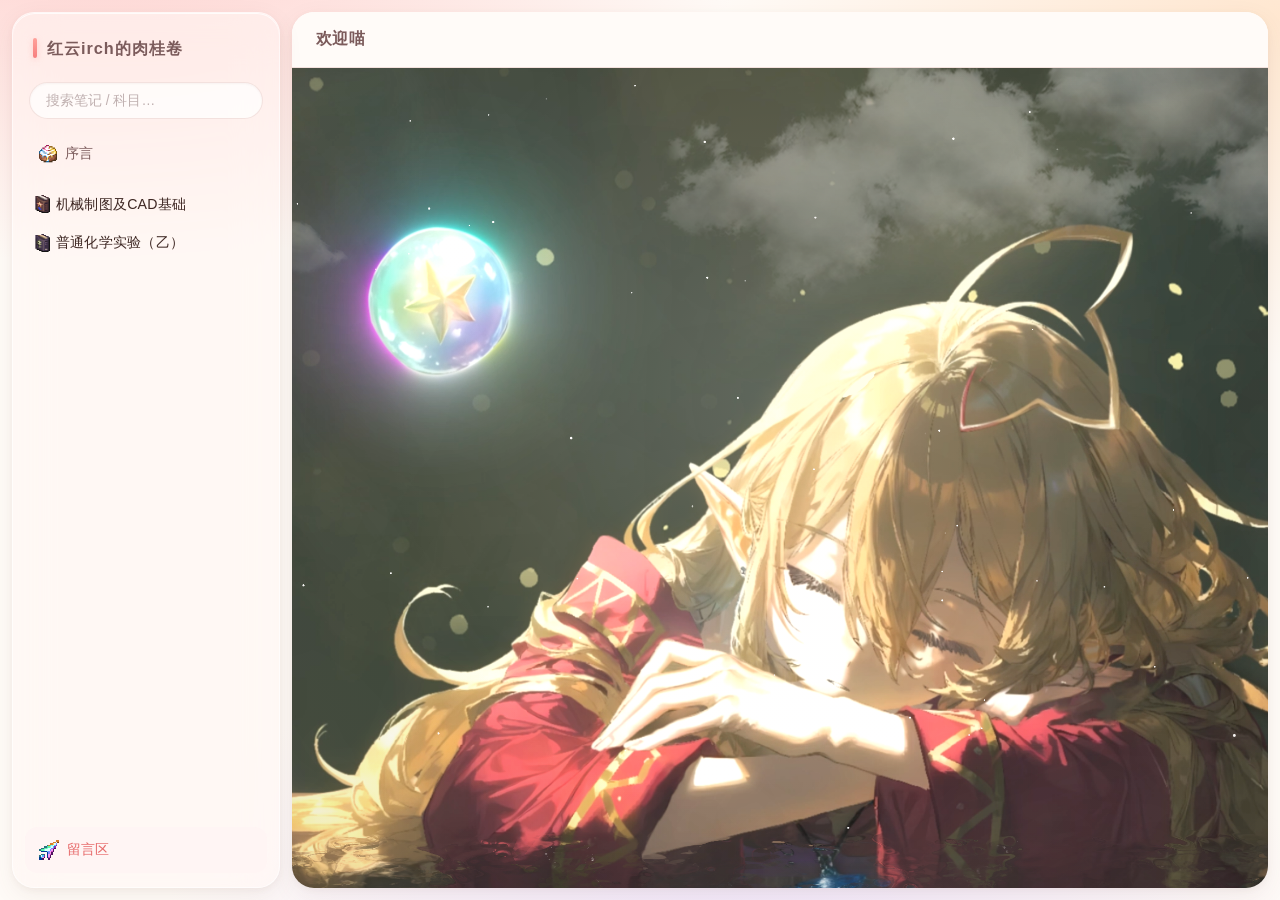
<file: index.html>
<!DOCTYPE html>
<html lang="zh-CN">
<head>
  <meta charset="UTF-8">
  <meta name="viewport" content="width=device-width, initial-scale=1.0">
  <title>欢迎来到红云irch的肉桂卷~</title>
  <link rel="icon" href="素材/索琳肉桂卷.png">
  <link rel="stylesheet" href="style.css">
</head>
<body class="app">

  <!-- ==================== 移动端顶栏 ==================== -->
  <div class="topbar">
    <button class="hamburger" id="menuBtn" title="菜单">☰</button>
    <span class="brand-sm">红云irch的肉桂卷</span>
  </div>

  <!-- ==================== 遮罩（移动端） ==================== -->
  <div class="sidebar-overlay" id="overlay"></div>

  <div class="notes-layout">

    <!-- ==================== 侧边栏 ==================== -->
    <nav class="sidebar" id="sidebar">
      <div class="sidebar-header">
        <div class="brand-sm">红云irch的肉桂卷</div>
      </div>

      <!-- 搜索框 -->
      <div class="search-wrap">
        <input
          type="text"
          id="searchInput"
          placeholder="搜索笔记 / 科目…"
          autocomplete="off"
        >
      </div>

      <!-- 序言入口 -->
      <div class="preface-nav" id="prefaceNav">
        <img class="preface-nav-icon" src="素材/索琳肉桂卷.png" alt=""> 序言
      </div>
      <!-- 树形导航 -->
      <div class="tree" id="tree">
        <div class="tree-empty">加载中…</div>
      </div>

      <!-- 索琳跳舞 GIF（小猫哈气时出现） -->
      <div class="sidebar-gif" id="sidebarGif" style="display:none">
        <img src="素材/索琳跳舞.gif" alt="索琳跳舞">
      </div>

      <!-- 返回顶部 -->
      <div class="back-to-top" id="backToTop" title="回到顶部">▴</div>

      <!-- 留言区入口 -->
      <a class="sidebar-comments" href="comments.html">
        <img class="sidebar-comments-icon" src="素材/Rainbow_Cursor.png" alt=""> 留言区
      </a>
    </nav>

    <!-- ==================== 内容区 ==================== -->
    <main class="content" id="contentArea">

      <!-- 顶栏信息 -->
      <div class="content-topbar" id="contentTopbar">
        <span class="note-title" id="noteTitle">欢迎喵</span>
        <div class="actions">
          <a class="btn btn-download" id="btnDownload" style="display:none"
             href="#" download>推荐下载 OneNote 原件</a>
          <a class="btn btn-download" id="btnPptx" style="display:none"
             href="#" download>下载 .pptx</a>
          <a class="btn btn-download" id="btnSldprt" style="display:none"
             href="#" download>下载模型</a>
        </div>
      </div>

      <!-- 主页 / PDF 预览区 -->
      <div class="pdf-viewer" id="pdfViewer">

        <!-- 默认欢迎区（未选中笔记时显示） -->
        <div class="welcome-placeholder" id="welcomeArea">
          <div class="welcome-inner" style="display:none">
            <div class="welcome-brand">
              欢迎来到红云irch的肉桂卷~
            </div>
            <div class="welcome-divider"></div>

            <div class="welcome-preface">
              <p><strong>温馨提示：</strong>Cinnamon 支持以下两种笔记格式，请按需选择</p>

              <p class="format-compare">
                <span class="format-tag pdf">.pdf</span>
                支持<strong>在线预览</strong>，但由 .one 导出，清晰度和排版略逊于原文件
              </p>
              <p class="format-compare">
                <span class="format-tag one">.one</span>
                需要 <strong>OneNote</strong> 打开，不支持在线预览，但<strong>更清晰、可自由编辑删改</strong>
              </p>

              <p>请读者自行取舍喵~</p>

              <p>仓库名字灵感来自 <span class="inline-accent">「索琳肉桂卷」</span>——索琳肉桂卷（Cinnamon Rollyn）是 Terraria 众神之怒 MOD 中的一种食物，食用后，会给予玩家饱如巨星增益，可看作酒足饭饱增益的更强版本。</p>

              <p>做笔记分享的初衷很简单：督促自己抓紧复习，给散漫的日子挂一个无形的 ddl。没人催你，但你知道这里还有东西没整理完。</p>

              <p>我把笔记放在这里，是想给后来的同学铺一段不那么崎岖的路，也给自己挂一个温柔的催促：该复习了。更是对匆忙的大学生活的一个记录——日子过得太快，有些东西不趁热记下来，转眼就忘了。</p>

              <p>帮你期末补天的，也许是我的一份笔记，也许是其他前辈的资料——但说到底，是那个认真坐下来复习的你自己。</p>

              <p class="preface-quote">「在这众神之怒中，总有人要成为你的超级巨星。」——索琳</p>
            </div>



            <p class="welcome-counter">
              <span id="busuanzi_container_site_uv">被 <span id="busuanzi_value_site_uv"></span> 人浏览过</span>
            </p>

          </div>

        </div>

      </div>

    </main>
  </div>

  <script src="app.js?v=2"></script>
  <script async src="//busuanzi.ibruce.info/busuanzi/2.3/busuanzi.pure.mini.js"></script>
</body>
</html>
</file>
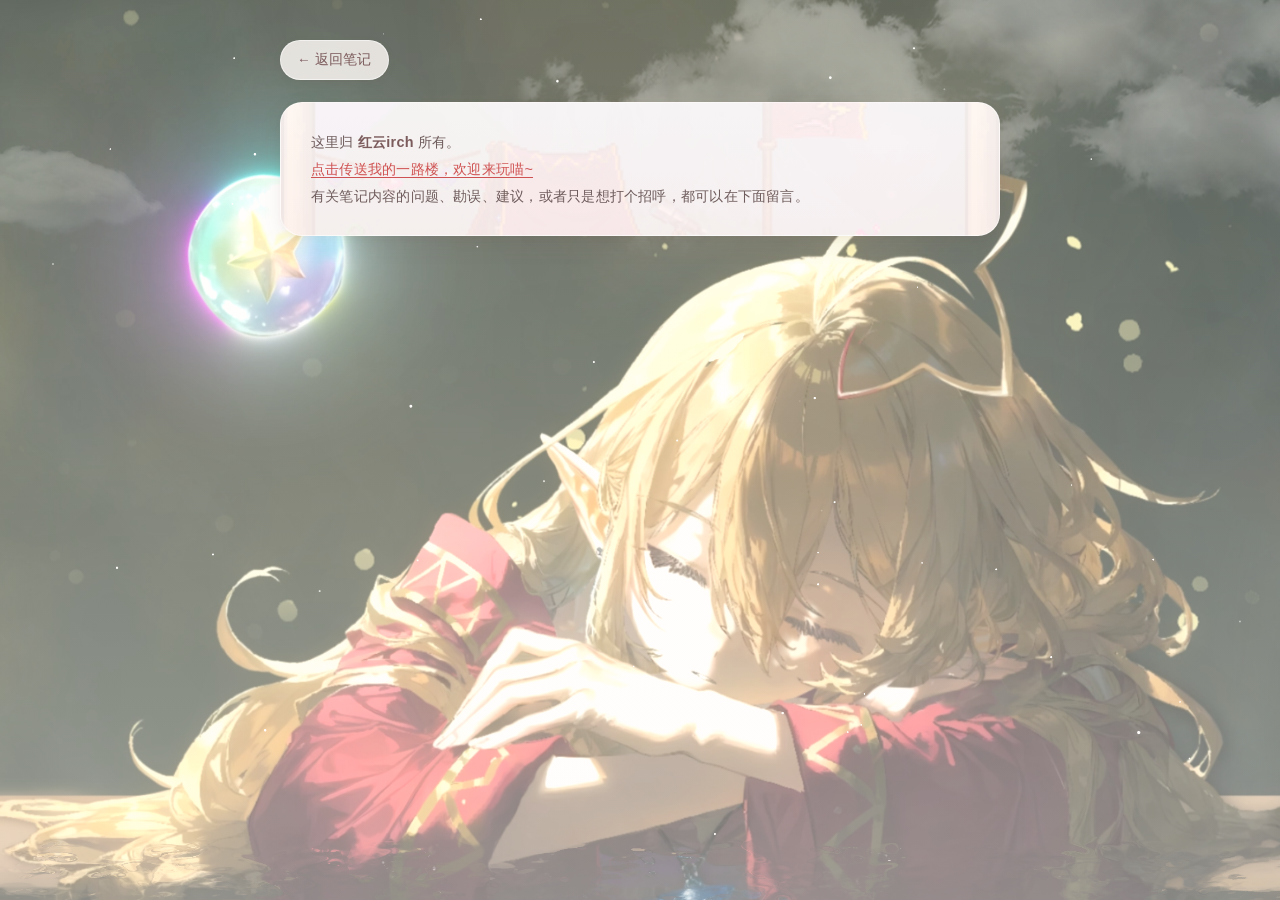
<file: comments.html>
<!DOCTYPE html>
<html lang="zh-CN">
<head>
  <meta charset="UTF-8">
  <meta name="viewport" content="width=device-width, initial-scale=1.0">
  <title>留言区 · 红云irch的肉桂卷</title>
  <link rel="icon" href="素材/索琳肉桂卷.png">
  <link rel="stylesheet" href="style.css">
  <style>
    .comments-page {
      max-width: 760px;
      margin: 0 auto;
      padding: 40px 20px 64px;
    }

    /* 背景图 + 暖色柔光，和主页同一套观感 */
    body {
      min-height: 100vh;
      background:
        linear-gradient(rgba(255, 251, 247, .18), rgba(255, 251, 247, .46)),
        url('images/索琳.png') center / cover no-repeat fixed;
    }

    /* 返回：胶囊按钮 */
    .comments-page .back-link {
      display: inline-flex;
      align-items: center;
      gap: 6px;
      margin-bottom: 22px;
      padding: 8px 16px;
      font-size: .85rem;
      color: var(--heading);
      background: rgba(255, 251, 247, .82);
      -webkit-backdrop-filter: blur(12px);
      backdrop-filter: blur(12px);
      border: 1px solid var(--border-glass);
      border-radius: var(--r-full);
      box-shadow: var(--shadow-sm);
      transition: color .25s var(--ease),
                  transform .2s var(--ease),
                  box-shadow .25s var(--ease);
    }

    .comments-page .back-link:hover {
      color: var(--accent-700);
      transform: translateX(-2px);
      box-shadow: var(--shadow-md);
    }

    /* 说明卡片 */
    .comments-info {
      padding: 26px 30px;
      margin-bottom: 30px;
      font-size: .9rem;
      line-height: 1.85;
      color: #6E5B5B;
      border-radius: var(--r-lg);
      border: 1px solid var(--border-glass);
      box-shadow: var(--shadow-md);
      background:
        linear-gradient(rgba(255, 249, 247, .94), rgba(255, 244, 242, .94)),
        url('素材/索琳营帐.png') center / cover no-repeat;
    }

    .comments-info strong {
      color: var(--heading);
      font-weight: 700;
    }

    .comments-info a {
      color: var(--accent-800);
      font-weight: 500;
      text-decoration: underline;
      text-decoration-thickness: 1px;
      text-underline-offset: 3px;
      transition: color .25s var(--ease);
    }

    .comments-info a:hover { color: var(--accent-900); }

    /* giscus 容器 */
    .comments-page .giscus {
      padding: 1rem;
      overflow: hidden;
      background: rgba(255, 251, 247, .90);
      -webkit-backdrop-filter: blur(16px);
      backdrop-filter: blur(16px);
      border: 1px solid var(--border-glass);
      border-radius: var(--r-lg);
      box-shadow: var(--shadow-md);
    }
  </style>
</head>
<body>

  <div class="comments-page">
    <a href="index.html" class="back-link">← 返回笔记</a>

    <div class="comments-info">
      <!-- 个人账户信息 —— 在这里自由修改 -->
      <p>这里归 <strong>红云irch</strong> 所有。
        <br><a href="https://www.cc98.org/topic/6553150" target="_blank">点击传送我的一路楼，欢迎来玩喵~</a>
      </p>
      <p>有关笔记内容的问题、勘误、建议，或者只是想打个招呼，都可以在下面留言。</p>
<!-- 可以继续加邮箱、B站、其他链接等 -->
    </div>

    <!-- giscus 留言区 -->
    <script src="https://giscus.app/client.js"
      data-repo="RedCloud2696/Cinnamon"
      data-repo-id="R_kgDOTIYS7Q"
      data-category="General"
      data-category-id="DIC_kwDOTIYS7c4DAQEj"
      data-mapping="pathname"
      data-strict="0"
      data-reactions-enabled="1"
      data-emit-metadata="0"
      data-input-position="bottom"
      data-theme="preferred_color_scheme"
      data-lang="zh-CN"
      crossorigin="anonymous"
      async>
    </script>
  </div>

</body>
</html>
</file>
<file: style.css>
/* ============================================================
   Cinnamon — 红云irch的肉桂卷
   视觉重构：玻璃拟态 · 圆角卡片 · 弹簧动效
   配色保持原样：粉棕暖卷 + 索琳背景
   ============================================================ */

/* ============================================================
   1. 设计令牌
   ============================================================ */
:root {
  /* --- 表面 --- */
  --bg:          #FFFBF7;
  --surface:     #FFFFFF;
  --surface-2:   #FFEEEC;
  --glass:       rgba(255, 246, 244, 0.58);
  --glass-strong: rgba(255, 251, 247, 0.88);

  /* --- 强调色阶（rgb(254,151,151) 派生） --- */
  --accent-50:   #FFF5F4;
  --accent-100:  #FFE4E2;
  --accent-200:  #FFC9C5;
  --accent-300:  #FFB2AC;
  --accent-400:  #FFA29B;
  --accent-500:  #FE9797;
  --accent-600:  #F77E7E;
  --accent-700:  #E76A6A;
  --accent-800:  #CF5252;
  --accent-900:  #9A3333;
  --accent:      var(--accent-500);

  /* --- 文字 --- */
  --text:        #3E2723;
  --heading:     #7B5B5B;
  --muted:       #A08E8E;
  --faint:       #C0B0B0;

  /* --- 描边 --- */
  --border:      #EDD5D0;
  --border-soft: rgba(237, 213, 208, 0.65);
  --border-glass: rgba(255, 255, 255, 0.55);

  /* --- 阴影（多层叠加，暖调） --- */
  --shadow-sm:   0 1px 2px rgba(120, 80, 60, .04), 0 2px 8px rgba(120, 80, 60, .06);
  --shadow-md:   0 2px 6px rgba(120, 80, 60, .05), 0 8px 24px rgba(120, 80, 60, .08);
  --shadow-lg:   0 4px 12px rgba(120, 80, 60, .06), 0 18px 48px rgba(120, 80, 60, .12);
  --shadow-glow: 0 6px 20px rgba(254, 151, 151, .35);
  --shadow-inset: inset 0 1px 2px rgba(120, 80, 60, .05);

  /* --- 圆角 --- */
  --r-xs:  8px;
  --r-sm:  12px;
  --r-md:  16px;
  --r-lg:  22px;
  --r-full: 999px;

  /* --- 动效 --- */
  --ease:   cubic-bezier(.22, 1, .36, 1);
  --dur-1:  .15s;
  --dur-2:  .25s;
  --dur-3:  .4s;

  /* --- 布局 --- */
  --sidebar-w: 268px;
  --topbar-h:  56px;

  /* --- 字体 --- */
  --font: "Quicksand", "Nunito", "Inter",
          "Microsoft YaHei", "PingFang SC", "Noto Sans SC",
          -apple-system, BlinkMacSystemFont, "Segoe UI", sans-serif;
}

/* ============================================================
   2. 基础重置
   ============================================================ */
*, *::before, *::after { margin: 0; padding: 0; box-sizing: border-box; }

html, body { height: 100%; }

body {
  font-family: var(--font);
  font-size: 15px;
  background: var(--bg);
  color: var(--text);
  line-height: 1.65;
  letter-spacing: .015em;
  -webkit-font-smoothing: antialiased;
  -moz-osx-font-smoothing: grayscale;
  text-rendering: optimizeLegibility;
}

/* 应用外壳：整页固定高度，背景铺一层暖色柔光，
   侧栏和内容区都浮在它上面（玻璃模糊才有东西可糊） */
body.app {
  display: flex;
  flex-direction: column;
  height: 100vh;
  height: 100dvh;
  overflow: hidden;
  background:
    radial-gradient(1100px 620px at 8% -12%, rgba(254, 151, 151, .44), transparent 60%),
    radial-gradient(900px 560px at 100% 2%, rgba(255, 196, 140, .36), transparent 62%),
    radial-gradient(1000px 780px at 58% 114%, rgba(198, 168, 255, .30), transparent 60%),
    var(--bg);
  background-attachment: fixed;
}

a { color: inherit; text-decoration: none; }
button { font-family: inherit; cursor: pointer; }
img { max-width: 100%; }

::selection {
  background: var(--accent-200);
  color: var(--text);
}

/* 全局细滚动条 */
::-webkit-scrollbar { width: 6px; height: 6px; }
::-webkit-scrollbar-track { background: transparent; }
::-webkit-scrollbar-thumb {
  background: var(--border);
  border-radius: var(--r-full);
  transition: background var(--dur-2) var(--ease);
}
::-webkit-scrollbar-thumb:hover { background: var(--accent-300); }

/* ============================================================
   3. 整体布局
   ============================================================ */
.notes-layout {
  flex: 1;
  min-height: 0;
  display: flex;
  gap: 12px;
  padding: 12px;
  overflow: hidden;
}

/* 移动端顶栏（桌面端隐藏） */
.topbar { display: none; }

/* ============================================================
   4. 侧边栏 — 玻璃拟态
   ============================================================ */
.sidebar {
  position: relative;
  width: var(--sidebar-w);
  min-width: var(--sidebar-w);
  display: flex;
  flex-direction: column;
  overflow: hidden;
  z-index: 10;

  background: var(--glass);
  -webkit-backdrop-filter: blur(22px) saturate(170%);
  backdrop-filter: blur(22px) saturate(170%);
  border: 1px solid var(--border-glass);
  border-radius: var(--r-lg);
  box-shadow: var(--shadow-md);
}

/* 玻璃顶部高光 */
.sidebar::after {
  content: '';
  position: absolute;
  inset: 0;
  pointer-events: none;
  border-radius: inherit;
  box-shadow: inset 0 1px 0 rgba(255, 255, 255, .8);
}

/* --- 品牌区 --- */
.sidebar-header {
  flex-shrink: 0;
  padding: 22px 20px 14px;
}

.sidebar-header .brand-sm {
  display: flex;
  align-items: center;
  gap: 10px;
  font-size: 1.02rem;
  font-weight: 700;
  color: var(--heading);
  letter-spacing: .06em;
  cursor: pointer;
  user-select: none;
  transition: color var(--dur-2) var(--ease);
}

.sidebar-header .brand-sm:hover { color: var(--accent-700); }

/* 品牌左侧竖条（仿 NapCat 的品牌标记） */
.sidebar-header .brand-sm::before {
  content: '';
  width: 4px;
  height: 20px;
  border-radius: var(--r-full);
  background: linear-gradient(180deg, var(--accent-400), var(--accent-600));
  box-shadow: 0 2px 6px rgba(254, 151, 151, .4);
  flex-shrink: 0;
}

.sidebar-header .back-link {
  display: inline-block;
  margin-top: 6px;
  font-size: .78rem;
  color: var(--faint);
  transition: color var(--dur-2) var(--ease);
}

.sidebar-header .back-link:hover { color: var(--accent-600); }

/* --- 搜索框 --- */
.search-wrap {
  flex-shrink: 0;
  padding: 6px 16px 12px;
}

.search-wrap input {
  width: 100%;
  padding: 10px 16px;
  font-family: var(--font);
  font-size: .86rem;
  color: var(--text);
  background: rgba(255, 255, 255, .72);
  border: 1px solid var(--border-soft);
  border-radius: var(--r-full);
  outline: none;
  box-shadow: var(--shadow-inset);
  transition: border-color var(--dur-2) var(--ease),
              box-shadow var(--dur-2) var(--ease),
              background var(--dur-2) var(--ease);
}

.search-wrap input::placeholder { color: var(--faint); }

.search-wrap input:focus {
  background: #fff;
  border-color: var(--accent-300);
  box-shadow: 0 0 0 3px rgba(254, 151, 151, .18), var(--shadow-inset);
}

/* --- 序言入口 --- */
.preface-nav {
  flex-shrink: 0;
  display: flex;
  align-items: center;
  gap: 8px;
  margin: 2px 12px 6px;
  padding: 9px 14px;
  font-size: .9rem;
  color: var(--heading);
  border-radius: var(--r-sm);
  cursor: pointer;
  user-select: none;
  transition: background var(--dur-2) var(--ease),
              color var(--dur-2) var(--ease),
              transform var(--dur-2) var(--ease);
}

.preface-nav:hover {
  background: var(--accent-100);
  color: var(--accent-700);
  transform: translateX(2px);
}

.preface-nav-icon {
  width: 18px;
  height: 18px;
  border-radius: 4px;
  flex-shrink: 0;
}

/* 分界线（备用） */
.nav-divider {
  height: 1px;
  margin: 6px 20px;
  background: var(--border-soft);
  flex-shrink: 0;
}

/* --- 树形导航 --- */
.tree {
  flex: 1;
  overflow-y: auto;
  overflow-x: hidden;
  padding: 4px 0 16px;
  scrollbar-width: thin;
  scrollbar-color: var(--border) transparent;
}

.tree::-webkit-scrollbar { width: 5px; }
.tree::-webkit-scrollbar-thumb {
  background: var(--border);
  border-radius: var(--r-full);
}
.tree::-webkit-scrollbar-thumb:hover { background: var(--accent-300); }

/* 树节点 */
.tree-node { user-select: none; }

.tree-row {
  display: flex;
  align-items: center;
  gap: 5px;
  padding: 7px 12px;
  margin: 1px 10px 1px 8px;
  font-size: .885rem;
  color: var(--text);
  white-space: nowrap;
  overflow: hidden;
  text-overflow: ellipsis;
  cursor: pointer;
  border-radius: var(--r-xs);
  transition: background var(--dur-1) var(--ease),
              color var(--dur-1) var(--ease),
              transform var(--dur-1) var(--ease),
              box-shadow var(--dur-2) var(--ease);
}

.tree-row:hover {
  background: var(--accent-100);
  transform: translateX(2px);
}

.tree-row.active {
  color: var(--accent-700);
  font-weight: 600;
  background: linear-gradient(90deg, var(--accent-100), var(--accent-50));
  box-shadow: inset 2px 0 0 var(--accent-500), var(--shadow-sm);
}

.tree-row.active:hover {
  background: linear-gradient(90deg, var(--accent-200), var(--accent-100));
}

/* 层级缩进占位 */
.tree-row .indent { flex-shrink: 0; }

/* 一级目录的书籍图标 */
.tree-row .book-icon {
  width: 18px;
  height: 18px;
  flex-shrink: 0;
  border-radius: 3px;
  opacity: .92;
  transition: transform var(--dur-2) var(--ease), opacity var(--dur-2) var(--ease);
}

.tree-row .book-icon.expanded { opacity: 1; }

/* 子级三角箭头 */
.tree-row .arrow {
  width: 0;
  height: 0;
  flex-shrink: 0;
  margin-right: 3px;
  border-top: 4px solid transparent;
  border-bottom: 4px solid transparent;
  border-left: 6px solid var(--faint);
  transition: transform var(--dur-2) var(--ease), border-left-color var(--dur-2) var(--ease);
}

.tree-row .arrow.expanded { transform: rotate(90deg); }
.tree-row.active .arrow { border-left-color: var(--accent-600); }

/* 标签文字 */
.tree-row .label {
  overflow: hidden;
  text-overflow: ellipsis;
  white-space: nowrap;
}

/* 主笔记标记 */
.tag-main {
  margin-left: 5px;
  font-size: .7rem;
  font-weight: 500;
  color: var(--accent-700);
  opacity: .85;
}

/* 空状态 */
.tree-empty {
  padding: 44px 20px;
  text-align: center;
  font-size: .85rem;
  color: var(--faint);
  line-height: 1.9;
}

/* --- 侧栏底部：GIF / 返回顶部 / 留言区 --- */
.sidebar-gif {
  flex-shrink: 0;
  padding: 8px 12px;
  text-align: center;
  border-top: 1px solid var(--border-soft);
}

.sidebar-gif img {
  border-radius: var(--r-sm);
  box-shadow: var(--shadow-sm);
}

.back-to-top {
  display: none;
  flex-shrink: 0;
  padding: 9px;
  font-size: .85rem;
  text-align: center;
  color: var(--faint);
  cursor: pointer;
  border-top: 1px solid var(--border-soft);
  transition: color var(--dur-2) var(--ease), background var(--dur-2) var(--ease);
}

.back-to-top.visible { display: block; }

.back-to-top:hover {
  color: var(--accent-700);
  background: var(--accent-50);
}

.sidebar-comments {
  flex-shrink: 0;
  display: flex;
  align-items: center;
  gap: 8px;
  margin: 6px 12px 14px;
  padding: 11px 14px;
  font-size: .9rem;
  font-weight: 500;
  color: var(--accent-700);
  border-radius: var(--r-sm);
  background: var(--accent-50);
  transition: background var(--dur-2) var(--ease),
              transform var(--dur-2) var(--ease),
              box-shadow var(--dur-2) var(--ease);
}

.sidebar-comments:hover {
  background: var(--accent-100);
  transform: translateY(-1px);
  box-shadow: var(--shadow-sm);
}

.sidebar-comments-icon {
  width: 20px;
  height: 20px;
  flex-shrink: 0;
  image-rendering: pixelated;
}

/* ============================================================
   5. 内容区
   ============================================================ */
.content {
  flex: 1;
  min-width: 0;
  display: flex;
  flex-direction: column;
  overflow: hidden;
  background: var(--surface);
  border-radius: var(--r-lg);
  box-shadow: var(--shadow-md);
}

/* --- 内容顶栏 --- */
.content-topbar {
  flex-shrink: 0;
  display: flex;
  align-items: center;
  justify-content: space-between;
  gap: 16px;
  padding: 0 24px;
  min-height: var(--topbar-h);
  background: var(--glass-strong);
  -webkit-backdrop-filter: blur(16px) saturate(150%);
  backdrop-filter: blur(16px) saturate(150%);
  border-bottom: 1px solid var(--border-soft);
}

.content-topbar .note-title {
  font-size: 1rem;
  font-weight: 600;
  color: var(--heading);
  letter-spacing: .02em;
  overflow: hidden;
  text-overflow: ellipsis;
  white-space: nowrap;
}

.content-topbar .actions {
  display: flex;
  align-items: center;
  gap: 8px;
  flex-shrink: 0;
}

/* --- 按钮 --- */
.btn {
  display: inline-flex;
  align-items: center;
  gap: 6px;
  padding: 8px 18px;
  font-size: .84rem;
  font-weight: 500;
  border: none;
  border-radius: var(--r-full);
  white-space: nowrap;
  transition: transform var(--dur-1) var(--ease),
              box-shadow var(--dur-2) var(--ease),
              background var(--dur-2) var(--ease),
              filter var(--dur-2) var(--ease);
}

.btn:active { transform: scale(.97); }

.btn-download {
  color: #fff;
  background: linear-gradient(135deg, var(--accent-500), var(--accent-600));
  box-shadow: var(--shadow-glow);
}

.btn-download:hover {
  transform: translateY(-1px);
  box-shadow: 0 8px 26px rgba(254, 151, 151, .5);
  filter: brightness(1.04);
}

.btn-back {
  padding: 6px 12px;
  font-size: .8rem;
  color: var(--faint);
  background: transparent;
}

.btn-back:hover { color: var(--accent-600); }

/* --- PDF 预览区 --- */
.pdf-viewer {
  flex: 1;
  position: relative;
  display: flex;
  align-items: center;
  justify-content: center;
  overflow: hidden;
  background:
    radial-gradient(circle at 50% 0%, #FFF7F4 0%, #FDFAF7 60%);
}

/* 有 iframe 时给预览加一层内衬，像浮起的纸页 */
.pdf-viewer:has(iframe) { padding: 14px; }

.pdf-viewer iframe {
  width: 100%;
  height: 100%;
  border: none;
  border-radius: var(--r-md);
  background: #fff;
  box-shadow: var(--shadow-lg);
}

/* ============================================================
   6. 欢迎区 / 序言面板
   ============================================================ */
.welcome-placeholder {
  padding: 40px 20px;
  text-align: center;
  color: var(--faint);
}

/* 带背景图的欢迎区 */
#welcomeArea {
  position: relative;
  display: flex;
  flex-direction: column;
  align-items: center;
  justify-content: center;
  width: 100%;
  height: 100%;
  padding: 32px;
  background-image: url('images/索琳.png');
  background-size: cover;
  background-position: center;
  background-repeat: no-repeat;
}

/* 背景图上加一层暖色柔光，保证文字可读 */
#welcomeArea::before {
  content: '';
  position: absolute;
  inset: 0;
  pointer-events: none;
  background: radial-gradient(ellipse at 50% 40%,
              rgba(255, 251, 247, .16) 0%,
              transparent 58%,
              rgba(120, 80, 60, .12) 100%);
}

/* 序言面板：玻璃卡片 */
.welcome-inner {
  position: relative;
  width: 100%;
  max-width: 640px;
  max-height: 100%;
  overflow-y: auto;
  padding: 38px 44px;
  text-align: center;
  background: rgba(255, 251, 247, .82);
  -webkit-backdrop-filter: blur(18px) saturate(160%);
  backdrop-filter: blur(18px) saturate(160%);
  border: 1px solid var(--border-glass);
  border-radius: var(--r-lg);
  box-shadow: var(--shadow-lg);
  animation: pop-in var(--dur-3) var(--ease) both;
}

@keyframes pop-in {
  from { opacity: 0; transform: translateY(10px) scale(.985); }
  to   { opacity: 1; transform: none; }
}

/* 品牌名 */
.welcome-brand {
  margin-bottom: 4px;
  font-size: 1.72rem;
  font-weight: 700;
  line-height: 1.35;
  color: var(--heading);
  letter-spacing: .06em;
}

.welcome-brand .accent { color: var(--accent-600); }

/* 分隔线：渐变短条 */
.welcome-divider {
  width: 56px;
  height: 3px;
  margin: 16px auto 22px;
  border-radius: var(--r-full);
  background: linear-gradient(90deg, var(--accent-400), var(--accent-600));
}

/* 序言正文 */
.welcome-preface {
  max-width: 540px;
  margin: 0 auto 18px;
  font-size: .95rem;
  line-height: 1.85;
  color: #8B7B7B;
  text-align: left;
}

.welcome-preface p { margin-bottom: 13px; }

.welcome-preface p:first-child {
  font-size: .86rem;
  color: var(--muted);
}

/* 格式对比行 */
.format-compare {
  display: flex;
  align-items: flex-start;
  gap: 9px;
  margin-bottom: 8px !important;
  padding: 6px 0 6px 10px;
  font-size: .85rem;
  color: #8B7B7B;
  border-left: 3px solid var(--accent-200);
  border-radius: 0 var(--r-xs) var(--r-xs) 0;
  transition: border-color var(--dur-2) var(--ease);
}

.format-compare:hover { border-left-color: var(--accent-500); }

.format-tag {
  display: inline-block;
  flex-shrink: 0;
  min-width: 40px;
  padding: 2px 9px;
  font-size: .78rem;
  font-weight: 700;
  text-align: center;
  border-radius: var(--r-full);
}

.format-tag.pdf {
  color: var(--accent-800);
  background: var(--accent-100);
  border: 1px solid var(--accent-200);
}

.format-tag.one {
  color: #6B62B8;
  background: #F0EEFF;
  border: 1px solid #DDD8FA;
}

/* 链接 */
.welcome-preface a {
  color: var(--accent-700);
  text-decoration: underline;
  text-decoration-thickness: 1px;
  text-underline-offset: 3px;
  transition: color var(--dur-2) var(--ease);
}

.welcome-preface a:hover { color: var(--heading); }

/* 行内强调 */
.inline-accent {
  color: var(--accent-700);
  font-style: italic;
  font-weight: 500;
}

/* 引用 */
.preface-quote {
  margin-top: 6px;
  padding-left: 14px;
  font-style: italic;
  color: var(--accent-700);
  border-left: 3px solid var(--accent-300);
  text-align: left;
}

/* 提示文字 */
.welcome-hint {
  margin-top: 8px;
  font-size: .85rem;
  color: var(--muted);
}

/* 浏览计数 */
.welcome-counter {
  margin-top: 20px;
  font-size: .78rem;
  line-height: 1.7;
  color: var(--faint);
  letter-spacing: .04em;
}

/* ============================================================
   7. 移动端
   ============================================================ */
@media (max-width: 768px) {
  :root { --sidebar-w: 286px; }

  /* 小屏收紧外边距 */
  .notes-layout {
    padding: 8px;
    gap: 8px;
  }

  /* 顶栏 */
  .topbar {
    display: flex;
    align-items: center;
    gap: 12px;
    flex-shrink: 0;
    padding: 10px 16px;
    background: var(--glass-strong);
    -webkit-backdrop-filter: blur(16px) saturate(150%);
    backdrop-filter: blur(16px) saturate(150%);
    border-bottom: 1px solid var(--border-soft);
    position: relative;
    z-index: 20;
  }

  .topbar .hamburger {
    display: grid;
    place-items: center;
    width: 34px;
    height: 34px;
    font-size: 1.05rem;
    color: var(--heading);
    background: var(--surface-2);
    border: 1px solid var(--border-soft);
    border-radius: var(--r-xs);
    transition: background var(--dur-2) var(--ease), color var(--dur-2) var(--ease);
  }

  .topbar .hamburger:active {
    background: var(--accent-200);
    color: var(--accent-800);
  }

  .topbar .brand-sm {
    font-size: .95rem;
    font-weight: 700;
    color: var(--heading);
    letter-spacing: .04em;
  }

  /* 侧边栏改为抽屉 */
  .sidebar {
    position: fixed;
    top: 0;
    left: 0;
    height: 100vh;
    height: 100dvh;
    transform: translateX(-100%);
    border-radius: 0 var(--r-lg) var(--r-lg) 0;
    box-shadow: var(--shadow-lg);
    transition: transform var(--dur-3) var(--ease);
    will-change: transform;
  }

  .sidebar.open { transform: translateX(0); }

  /* 遮罩 */
  .sidebar-overlay {
    position: fixed;
    inset: 0;
    z-index: 5;
    display: none;
    background: rgba(62, 39, 35, .22);
    -webkit-backdrop-filter: blur(2px);
    backdrop-filter: blur(2px);
  }

  .sidebar-overlay.show { display: block; }

  /* 内容区 */
  .content-topbar {
    padding: 0 16px;
    min-height: 48px;
  }

  .content-topbar .note-title { font-size: .9rem; }

  .btn { padding: 7px 14px; font-size: .8rem; }

  /* 欢迎面板 */
  #welcomeArea { padding: 16px; }

  .welcome-inner {
    padding: 26px 20px;
    border-radius: var(--r-md);
  }

  .welcome-brand { font-size: 1.32rem; }

  .welcome-preface { font-size: .9rem; line-height: 1.8; }

  .pdf-viewer:has(iframe) { padding: 8px; }
}

/* 小屏横屏 / 矮屏优化 */
@media (max-height: 560px) {
  .welcome-inner { padding: 20px 24px; }
  .welcome-preface { font-size: .86rem; }
}

/* ============================================================
   8. 无障碍 · 减少动效
   ============================================================ */
@media (prefers-reduced-motion: reduce) {
  *, *::before, *::after {
    animation-duration: .01ms !important;
    animation-iteration-count: 1 !important;
    transition-duration: .01ms !important;
    scroll-behavior: auto !important;
  }
}
</file>
